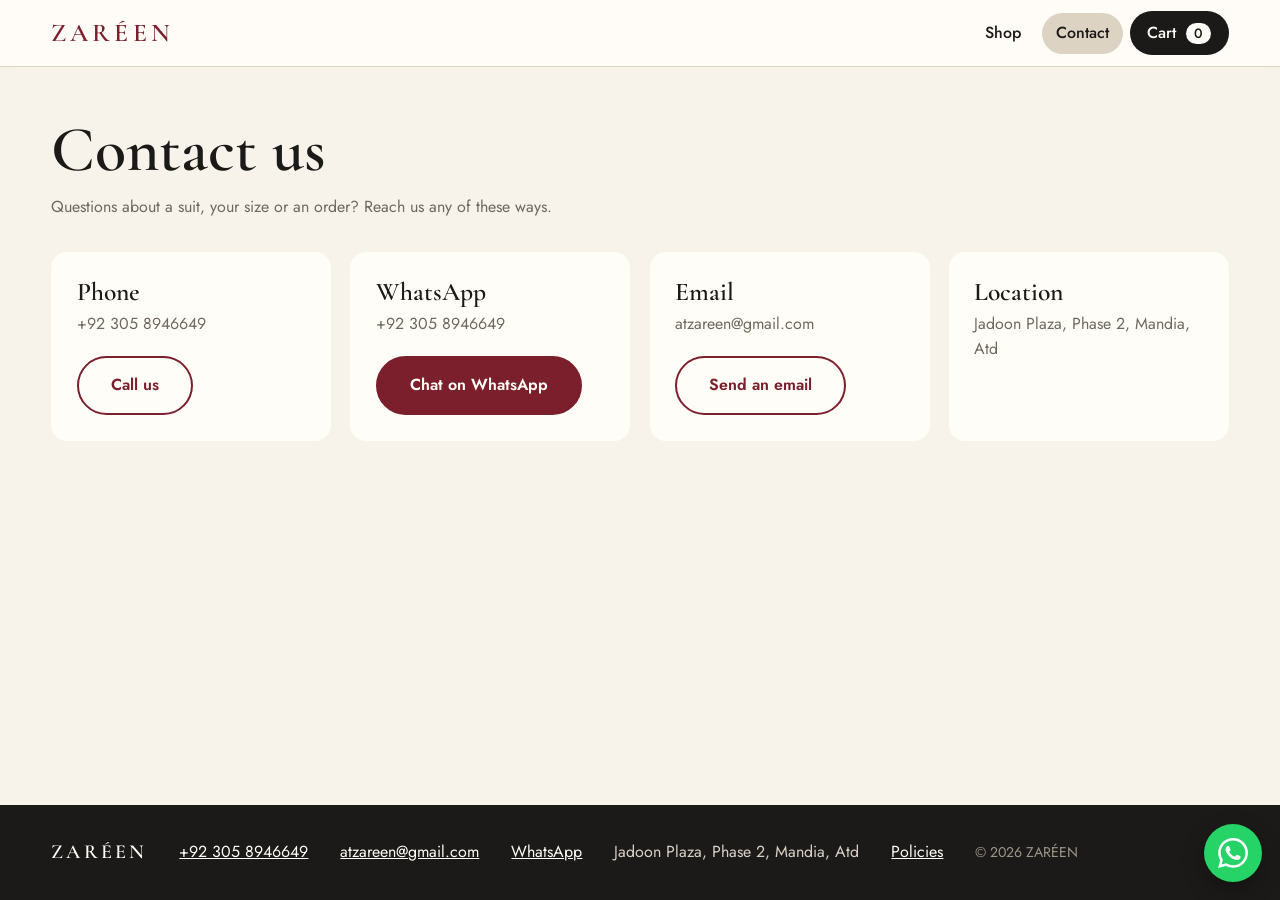
<file: contact.html>
<!DOCTYPE html>
<html lang="en">

<head>
    <link rel="icon" type="image/png" sizes="48x48" href="images/logo.png">
    <meta charset="utf-8">
    <meta name="viewport" content="width=device-width, initial-scale=1">
    <title>Contact — ZARÉEN</title>
    <link rel="preconnect" href="https://script.google.com">
    <link rel="preconnect" href="https://script.googleusercontent.com">
    <link rel="preconnect" href="https://fonts.googleapis.com">
    <link rel="preconnect" href="https://fonts.gstatic.com" crossorigin>
    <!-- fonts load in the background, so the page never waits for Google Fonts -->
    <link rel="preload" as="style" href="https://fonts.googleapis.com/css2?family=Cormorant+Garamond:wght@500;600;700&family=Jost:wght@400;500;600&display=swap" onload="this.onload=null;this.rel='stylesheet'">
    <noscript><link rel="stylesheet" href="https://fonts.googleapis.com/css2?family=Cormorant+Garamond:wght@500;600;700&family=Jost:wght@400;500;600&display=swap"></noscript>
    <link rel="stylesheet" href="css/style.css">
</head>

<body>
    <header class="top">
        <div class="wrap bar">
            <a class="brand" href="index.html" data-shop="NAME">ZARÉEN</a>
            <nav class="nav"><a class="" href="index.html#shop">Shop</a><a class="on" href="contact.html">Contact</a><button class="cart-btn" id="openCart" aria-label="Open cart">Cart <span id="cartCount">0</span></button></nav>
        </div>
    </header>

    <main class="wrap contact">
        <h1>Contact us</h1>
        <p class="lead">Questions about a suit, your size or an order? Reach us any of these ways.</p>
        <div class="cgrid">
            <div class="ccard">
                <h3>Phone</h3>
                <p data-shop="PHONE">+92 305 8946649</p>
                <a class="btn solid outline" data-link="tel" href="tel:+923058946649">Call us</a></div>
            <div class="ccard">
                <h3>WhatsApp</h3>
                <p data-shop="PHONE">+92 305 8946649</p>
                <a class="btn solid" data-link="wa" href="https://wa.me/923058946649" target="_blank" rel="noopener">Chat on WhatsApp</a></div>
            <div class="ccard">
                <h3>Email</h3>
                <p data-shop="EMAIL">atzareen@gmail.com</p>
                <a class="btn solid outline" data-link="mail" href="mailto:atzareen@gmail.com">Send an email</a></div>
            <div class="ccard">
                <h3>Location</h3>
                <p data-shop="ADDRESS">Jadoon Plaza, Phase 2, Mandia, Atd</p>
            </div>
        </div>
    </main>
    <footer>
        <div class="wrap" id="footInfo"><strong class="fb">ZARÉEN</strong></div>
    </footer>

    <!-- Cart drawer -->
    <div class="overlay" id="overlay" hidden></div>
    <aside class="drawer" id="drawer" hidden aria-label="Your cart">
        <div class="d-head">
            <h2>Your cart</h2><button class="close" id="closeCart" aria-label="Close cart">×</button></div>
        <div class="d-body" id="drawerBody"></div>
    </aside>
    <div class="toast" id="toast" role="status"></div>

    <script src="js/config.js"></script>
    <script src="js/common.js"></script>
</body>

</html>
</file>
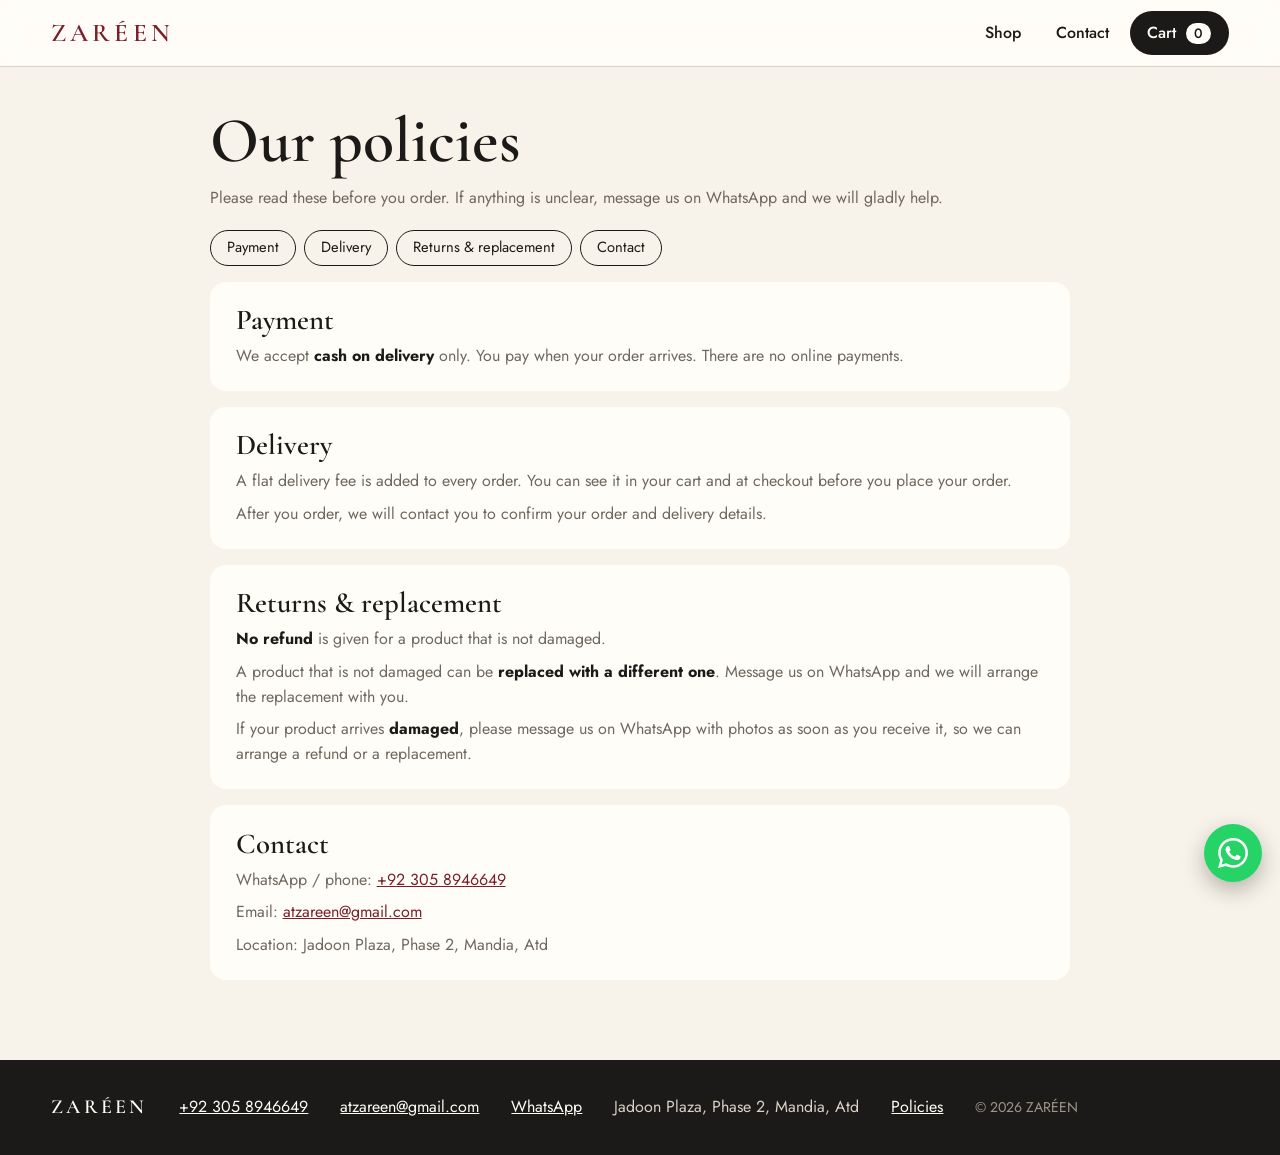
<file: policies.html>
<!DOCTYPE html>
<html lang="en">

<head>
    <meta charset="utf-8">
    <link rel="icon" type="image/png" sizes="48x48" href="images/logo.png">
    <meta name="viewport" content="width=device-width, initial-scale=1">
    <title>Policies — ZARÉEN</title>
    <link rel="preconnect" href="https://script.google.com">
    <link rel="preconnect" href="https://script.googleusercontent.com">
    <link rel="preconnect" href="https://fonts.googleapis.com">
    <link rel="preconnect" href="https://fonts.gstatic.com" crossorigin>
    <!-- fonts load in the background, so the page never waits for Google Fonts -->
    <link rel="preload" as="style" href="https://fonts.googleapis.com/css2?family=Cormorant+Garamond:wght@500;600;700&family=Jost:wght@400;500;600&display=swap" onload="this.onload=null;this.rel='stylesheet'">
    <noscript><link rel="stylesheet" href="https://fonts.googleapis.com/css2?family=Cormorant+Garamond:wght@500;600;700&family=Jost:wght@400;500;600&display=swap"></noscript>
    <link rel="stylesheet" href="css/style.css">
</head>

<body>
    <header class="top">
        <div class="wrap bar">
            <a class="brand" href="index.html" data-shop="NAME">ZARÉEN</a>
            <nav class="nav"><a class="" href="index.html#shop">Shop</a><a class="" href="contact.html">Contact</a><button class="cart-btn" id="openCart" aria-label="Open cart">Cart <span id="cartCount">0</span></button></nav>
        </div>
    </header>

    <main class="wrap policy">
        <h1>Our policies</h1>
        <p class="lead">Please read these before you order. If anything is unclear, message us on WhatsApp and we will gladly help.</p>
        <nav class="pnav" aria-label="Policy sections">
            <a href="#payment">Payment</a><a href="#delivery">Delivery</a><a href="#returns">Returns &amp; replacement</a><a href="#contact">Contact</a>
        </nav>

        <section class="pcard" id="payment">
            <h2>Payment</h2>
            <p>We accept <strong>cash on delivery</strong> only. You pay when your order arrives. There are no online payments.</p>
        </section>

        <section class="pcard" id="delivery">
            <h2>Delivery</h2>
            <p>A flat delivery fee is added to every order. You can see it in your cart and at checkout before you place your order.</p>
            <p>After you order, we will contact you to confirm your order and delivery details.</p>
        </section>

        <section class="pcard" id="returns">
            <h2>Returns &amp; replacement</h2>
            <p><strong>No refund</strong> is given for a product that is not damaged.</p>
            <p>A product that is not damaged can be <strong>replaced with a different one</strong>. Message us on WhatsApp and we will arrange the replacement with you.</p>
            <p>If your product arrives <strong>damaged</strong>, please message us on WhatsApp with photos as soon as you receive it, so we can arrange a refund or a replacement.</p>
        </section>

        <section class="pcard" id="contact">
            <h2>Contact</h2>
            <p>WhatsApp / phone: <a data-link="wa" data-shop="PHONE" href="https://wa.me/923058946649" target="_blank" rel="noopener">+92 305 8946649</a></p>
            <p>Email: <a data-link="mail" data-shop="EMAIL" href="mailto:atzareen@gmail.com">atzareen@gmail.com</a></p>
            <p>Location: <span data-shop="ADDRESS">Jadoon Plaza, Phase 2, Mandia, Atd</span></p>
        </section>
    </main>
    <footer>
        <div class="wrap" id="footInfo"><strong class="fb">ZARÉEN</strong></div>
    </footer>

    <!-- Cart drawer -->
    <div class="overlay" id="overlay" hidden></div>
    <aside class="drawer" id="drawer" hidden aria-label="Your cart">
        <div class="d-head">
            <h2>Your cart</h2><button class="close" id="closeCart" aria-label="Close cart">×</button></div>
        <div class="d-body" id="drawerBody"></div>
    </aside>
    <div class="toast" id="toast" role="status"></div>

    <script src="js/config.js"></script>
    <script src="js/common.js"></script>
</body>

</html>
</file>
<file: css/style.css>
/* ===== ZARÉEN — ivory, ink and maroon, soft rounded shapes ===== */

:root {
    --ivory: #f8f3ea;
    --paper: #fffdf8;
    --ink: #1c1a18;
    --mute: #6f685f;
    --line: #ddd3c3;
    --maroon: #7a1f2b;
    --red: #c40000;
    --r: 16px;
    --serif: 'Cormorant Garamond', 'Georgia', serif;
    --sans: 'Jost', 'Helvetica Neue', Arial, sans-serif;
    --ease: cubic-bezier(.22, .8, .3, 1)
}

* {
    box-sizing: border-box;
    margin: 0;
    padding: 0
}

html {
    scroll-behavior: smooth;
    -webkit-text-size-adjust: 100%
}

body {
    font-family: var(--sans);
    background: var(--ivory);
    color: var(--ink);
    line-height: 1.55
}

img {
    max-width: 100%;
    display: block
}

a {
    color: inherit
}

button {
    font: inherit;
    cursor: pointer
}

:focus-visible {
    outline: 3px solid var(--maroon);
    outline-offset: 3px
}

.wrap {
    width: min(1180px, 92%);
    margin-inline: auto
}

h1,
h2,
h3 {
    font-family: var(--serif);
    font-weight: 600;
    line-height: 1.1
}

@keyframes fadeUp {
    from {
        opacity: 0;
        transform: translateY(22px)
    }
    to {
        opacity: 1;
        transform: none
    }
}

@keyframes pop {
    0% {
        transform: scale(1)
    }
    40% {
        transform: scale(1.5)
    }
    100% {
        transform: scale(1)
    }
}


/* header */

.top {
    position: sticky;
    top: 0;
    z-index: 20;
    background: rgba(255, 253, 248, .92);
    backdrop-filter: blur(8px);
    border-bottom: 1px solid var(--line)
}

.bar {
    display: flex;
    justify-content: space-between;
    align-items: center;
    flex-wrap: wrap;
    padding: .7rem 0;
    gap: .4rem 1rem
}

.brand {
    font-family: var(--serif);
    font-size: 1.8rem;
    font-weight: 700;
    color: var(--maroon);
    text-decoration: none
}

.nav {
    display: flex;
    align-items: center;
    gap: .4rem
}

.nav a {
    text-decoration: none;
    padding: .5rem .9rem;
    border-radius: 99px;
    font-weight: 500;
    transition: background .25s
}

.nav a:hover,
.nav a.on {
    background: var(--line)
}

.cart-btn {
    background: var(--ink);
    color: var(--paper);
    border: 0;
    padding: .6rem 1.1rem;
    border-radius: 99px;
    font-weight: 500;
    transition: transform .2s var(--ease), background .25s
}

.cart-btn:hover {
    background: var(--maroon);
    transform: translateY(-2px)
}

.cart-btn span {
    display: inline-block;
    background: var(--paper);
    color: var(--ink);
    border-radius: 99px;
    padding: 0 .5rem;
    margin-left: .3rem;
    font-size: .85rem
}

.cart-btn span.pop {
    animation: pop .45s var(--ease)
}


/* buttons */

.btn {
    display: inline-block;
    background: var(--paper);
    color: var(--maroon);
    padding: .95rem 2rem;
    font-weight: 600;
    text-decoration: none;
    border: 2px solid var(--paper);
    border-radius: 99px;
    transition: transform .2s var(--ease), box-shadow .25s, background .25s, color .25s
}

.btn:hover {
    transform: translateY(-3px);
    box-shadow: 0 10px 22px rgba(0, 0, 0, .2)
}

.btn:active {
    transform: scale(.97)
}

.btn.solid {
    background: var(--maroon);
    color: var(--paper);
    border-color: var(--maroon);
    width: 100%;
    text-align: center
}

.ccard .btn.solid {
    width: auto
}

.btn.solid:hover {
    background: #611722;
    border-color: #611722
}

.btn.outline {
    background: transparent;
    color: var(--maroon);
    border-color: var(--maroon);
    width: auto
}

.btn.outline:hover {
    background: var(--maroon);
    color: var(--paper)
}

.btn:disabled {
    opacity: .5;
    cursor: not-allowed;
    transform: none;
    box-shadow: none
}


/* hero with sliding photos */

.hero {
    position: relative;
    overflow: hidden;
    background: var(--maroon);
    color: var(--paper);
    padding: clamp(4.5rem, 13vw, 9rem) 0;
    text-align: center
}

.hero-slides {
    position: absolute;
    inset: 0;
    z-index: 0
}

.hero-slides div {
    position: absolute;
    inset: 0;
    background-image: var(--d);
    background-size: cover;
    background-position: center;
    opacity: 0;
    transform: scale(1.06);
    transition: opacity 1.4s ease, transform 6s ease-out
}

.hero-slides .m {
    display: none
}

.hero-slides div.on {
    opacity: 1;
    transform: scale(1)
}

.hero::before {
    content: "";
    position: absolute;
    inset: 0;
    z-index: 1
}

.hero .wrap {
    position: relative;
    z-index: 2;
    width: fit-content;
    max-width: 92%;
    padding: 2.4rem 3.5rem
}

.hero .wrap::before {
    content: "";
    position: absolute;
    inset: -2.5rem -4.5rem;
    z-index: -1;
    background: radial-gradient(ellipse at center, rgba(0, 0, 0, .6) 0%, rgba(0, 0, 0, .45) 45%, rgba(0, 0, 0, 0) 75%);
    -webkit-backdrop-filter: blur(6px);
    backdrop-filter: blur(6px);
    -webkit-mask-image: radial-gradient(ellipse at center, #000 35%, transparent 72%);
    mask-image: radial-gradient(ellipse at center, #000 35%, transparent 72%);
    pointer-events: none
}

.hero h1 {
    font-size: clamp(3rem, 10vw, 6rem);
    animation: fadeUp .9s var(--ease) both
}

.hero p {
    margin: .8rem 0 1.8rem;
    font-size: 1.15rem;
    color: #f2e3d6;
    animation: fadeUp .9s .15s var(--ease) both
}

.hero .btn {
    animation: fadeUp .9s .3s var(--ease) both
}


/* shop */

.tools {
    padding: 2rem 0 1rem;
    display: grid;
    gap: 1rem
}

#search {
    width: 100%;
    padding: .9rem 1.2rem;
    font: inherit;
    border: 2px solid var(--line);
    background: var(--paper);
    border-radius: 99px;
    transition: border-color .2s, box-shadow .2s
}

#search:focus {
    border-color: var(--maroon);
    outline: none;
    box-shadow: 0 0 0 4px rgba(122, 31, 43, .12)
}

.chips {
    display: flex;
    gap: .5rem;
    overflow-x: auto;
    padding: .2rem 0 .4rem
}

.chip {
    white-space: nowrap;
    border: 1.5px solid var(--ink);
    background: transparent;
    padding: .45rem 1.1rem;
    border-radius: 99px;
    transition: background .2s, color .2s, transform .2s var(--ease)
}

.chip:hover {
    transform: translateY(-2px)
}

.chip.on {
    background: var(--ink);
    color: var(--paper)
}

.status {
    padding: 1rem 0;
    color: var(--mute)
}

.status:empty {
    display: none
}

.grid {
    display: grid;
    grid-template-columns: repeat(auto-fill, minmax(220px, 1fr));
    gap: 1.4rem;
    padding-bottom: 3rem
}

.card {
    display: block;
    background: var(--paper);
    border-radius: var(--r);
    overflow: hidden;
    text-decoration: none;
    color: inherit;
    animation: fadeUp .6s var(--ease) both;
    animation-delay: calc(min(var(--i, 0), 10)*55ms);
    transition: transform .3s var(--ease), box-shadow .3s
}

.card:hover {
    transform: translateY(-6px);
    box-shadow: 0 14px 30px rgba(28, 26, 24, .14)
}

.card .ph {
    position: relative;
    aspect-ratio: 3/4;
    background: var(--line);
    overflow: hidden
}

.card .ph img {
    width: 100%;
    height: 100%;
    object-fit: cover;
    transition: transform .6s var(--ease)
}

.card:hover .ph img {
    transform: scale(1.06)
}

.card .info {
    padding: .8rem 1rem 1.1rem
}

.card h3 {
    font-size: 1.35rem
}

.price {
    font-weight: 600;
    display: flex;
    flex-wrap: wrap;
    align-items: baseline;
    gap: 0 .5rem
}

.price s {
    color: var(--mute);
    font-weight: 400;
    white-space: nowrap
}

.tag {
    position: absolute;
    top: .7rem;
    left: .7rem;
    background: var(--ink);
    color: var(--paper);
    padding: .15rem .8rem;
    font-size: .8rem;
    border-radius: 99px
}


/* product page */

.back {
    display: inline-block;
    margin: 1.5rem 0 0;
    color: var(--mute);
    text-decoration: none;
    transition: color .2s, transform .2s
}

.back:hover {
    color: var(--maroon);
    transform: translateX(-4px)
}

.pwrap {
    display: grid;
    grid-template-columns: 1fr 1fr;
    gap: 2.5rem;
    padding: 1.5rem 0 3rem;
    align-items: start;
    animation: fadeUp .6s var(--ease) both
}

.gal {
    position: sticky;
    top: 5rem
}

.gal .main {
    aspect-ratio: 3/4;
    background: var(--line);
    border-radius: var(--r);
    overflow: hidden
}

.gal .main img {
    width: 100%;
    height: 100%;
    object-fit: cover;
    animation: fadeUp .4s ease both
}

.thumbs {
    display: flex;
    gap: .6rem;
    margin-top: .7rem;
    overflow-x: auto;
    padding-bottom: .3rem
}

.thumbs button {
    flex: none;
    width: 70px;
    height: 88px;
    padding: 0;
    border: 2px solid transparent;
    background: var(--line);
    border-radius: 12px;
    overflow: hidden;
    transition: transform .2s var(--ease), border-color .2s
}

.thumbs button:hover {
    transform: translateY(-3px)
}

.thumbs button.on {
    border-color: var(--maroon)
}

.thumbs img {
    width: 100%;
    height: 100%;
    object-fit: cover
}

.det .cat {
    display: inline-block;
    background: var(--line);
    padding: .15rem .8rem;
    border-radius: 99px;
    font-size: .85rem;
    margin-bottom: .6rem
}

.det h1 {
    font-size: clamp(2rem, 4vw, 3rem);
    margin-bottom: .4rem
}

.price.big {
    font-size: 1.4rem
}

.det .desc {
    color: var(--mute);
    margin: 1rem 0;
    white-space: pre-line
}

.det .more {
    display: none
}

.det h4 {
    margin: 1.1rem 0 .5rem;
    font-size: .85rem;
    text-transform: uppercase;
    letter-spacing: .08em
}

.opts {
    display: flex;
    gap: .5rem;
    flex-wrap: wrap
}

.opt {
    min-width: 50px;
    min-height: 46px;
    padding: .4rem 1rem;
    border: 1.5px solid var(--ink);
    background: transparent;
    border-radius: 12px;
    transition: background .2s, color .2s, transform .2s var(--ease)
}

.opt:hover {
    transform: translateY(-2px)
}

.opt.on {
    background: var(--ink);
    color: var(--paper)
}

.qty {
    display: flex;
    align-items: center;
    gap: .8rem
}

.qty button {
    width: 44px;
    height: 44px;
    border: 1.5px solid var(--ink);
    background: transparent;
    font-size: 1.3rem;
    border-radius: 50%;
    transition: background .2s, color .2s
}

.qty button:hover {
    background: var(--ink);
    color: var(--paper)
}

.addrow {
    margin-top: 1.4rem
}

.related {
    padding: 1rem 0 4rem;
    border-top: 1px solid var(--line)
}

.related h2 {
    font-size: 2.2rem;
    margin: 2rem 0 1.2rem
}


/* contact page */

.contact {
    padding: 3rem 0 4rem
}

.contact h1 {
    font-size: clamp(2.4rem, 6vw, 4rem)
}

.contact .lead {
    color: var(--mute);
    margin: .6rem 0 2rem
}

.cgrid {
    display: grid;
    grid-template-columns: repeat(auto-fit, minmax(260px, 1fr));
    gap: 1.2rem
}

.ccard {
    background: var(--paper);
    border-radius: var(--r);
    padding: 1.6rem;
    display: flex;
    flex-direction: column;
    gap: .4rem;
    animation: fadeUp .6s var(--ease) both;
    transition: transform .3s var(--ease), box-shadow .3s
}

.ccard:hover {
    transform: translateY(-5px);
    box-shadow: 0 14px 30px rgba(28, 26, 24, .12)
}

.ccard:nth-child(2) {
    animation-delay: .1s
}

.ccard:nth-child(3) {
    animation-delay: .2s
}

.ccard h3 {
    font-size: 1.6rem
}

.ccard p {
    color: var(--mute);
    word-break: break-word
}

.ccard .btn {
    margin-top: .8rem;
    align-self: flex-start
}

footer {
    background: var(--ink);
    color: #d9d1c5;
    padding: 2rem 0
}

footer .wrap {
    display: flex;
    flex-wrap: wrap;
    gap: 1rem 2rem;
    align-items: center
}

footer a {
    color: var(--paper)
}


/* cart drawer */

.overlay {
    position: fixed;
    inset: 0;
    background: rgba(0, 0, 0, .55);
    z-index: 30;
    animation: fadeIn .25s
}

@keyframes fadeIn {
    from {
        opacity: 0
    }
    to {
        opacity: 1
    }
}

@keyframes slideIn {
    from {
        transform: translateX(100%)
    }
    to {
        transform: none
    }
}

.close {
    background: none;
    border: 0;
    font-size: 2rem;
    line-height: 1
}

.drawer {
    position: fixed;
    z-index: 50;
    top: 0;
    right: 0;
    bottom: 0;
    width: min(440px, 100%);
    background: var(--paper);
    overflow: auto;
    box-shadow: -8px 0 30px rgba(0, 0, 0, .25);
    animation: slideIn .35s var(--ease)
}

.d-head {
    display: flex;
    justify-content: space-between;
    align-items: center;
    padding: 1rem 1.2rem;
    border-bottom: 1px solid var(--line);
    position: sticky;
    top: 0;
    background: var(--paper);
    z-index: 3
}

.d-body {
    padding: 1.2rem
}

.line {
    display: grid;
    grid-template-columns: 64px 1fr auto;
    gap: .8rem;
    padding: .8rem 0;
    border-bottom: 1px solid var(--line)
}

.line img {
    width: 64px;
    height: 80px;
    object-fit: cover;
    background: var(--line);
    border-radius: 10px
}

.line small {
    color: var(--mute);
    display: block
}

.line .qty button {
    width: 34px;
    height: 34px;
    font-size: 1.1rem
}

.line .rm {
    background: none;
    border: 0;
    color: var(--maroon);
    text-decoration: underline;
    font-size: .85rem
}

.sum {
    padding: 1rem 0
}

.sum div {
    display: flex;
    justify-content: space-between;
    padding: .2rem 0
}

.sum .tot {
    font-weight: 700;
    font-size: 1.2rem;
    border-top: 2px solid var(--ink);
    margin-top: .4rem;
    padding-top: .6rem
}

.f {
    margin-bottom: .9rem
}

.f label {
    display: block;
    font-size: .9rem;
    font-weight: 500;
    margin-bottom: .2rem
}

.f input,
.f textarea {
    width: 100%;
    padding: .75rem 1rem;
    font: inherit;
    border: 2px solid var(--line);
    background: #fff;
    min-height: 46px;
    border-radius: 12px;
    transition: border-color .2s, box-shadow .2s
}

.f input:focus,
.f textarea:focus {
    border-color: var(--maroon);
    outline: none;
    box-shadow: 0 0 0 4px rgba(122, 31, 43, .12)
}

.f .bad,
.f .bad:focus {
    border-color: var(--red);
    background: #fff1f1
}

.err {
    display: block;
    color: var(--red);
    font-size: .85rem;
    font-weight: 600;
    min-height: 1.1em
}

.err:not(:empty)::before {
    content: "\26A0\FE0F  "
}

.note {
    color: var(--mute);
    font-size: .9rem;
    margin: .6rem 0
}

.banner {
    border: 2px solid var(--red);
    background: #fff1f1;
    color: #8a0000;
    padding: .8rem 1rem;
    margin-bottom: 1rem;
    font-weight: 500;
    border-radius: 12px
}

.ok {
    border: 2px solid var(--maroon);
    padding: 1.4rem;
    border-radius: var(--r)
}

.ok h3 {
    font-size: 1.8rem;
    margin-bottom: .4rem
}

.toast {
    position: fixed;
    left: 50%;
    bottom: 1.5rem;
    transform: translate(-50%, 30px);
    opacity: 0;
    visibility: hidden;
    pointer-events: none;
    background: var(--ink);
    color: var(--paper);
    padding: .8rem 1.5rem;
    border-radius: 99px;
    z-index: 60;
    transition: transform .35s var(--ease), opacity .3s, visibility .3s
}

.toast.show {
    transform: translate(-50%, 0);
    opacity: 1;
    visibility: visible
}

[hidden] {
    display: none!important
}


/* touch screens: no "stuck" hover effects */

@media(hover:none) {
    .card:hover,
    .ccard:hover,
    .btn:hover,
    .cart-btn:hover,
    .chip:hover,
    .opt:hover,
    .thumbs button:hover {
        transform: none;
        box-shadow: none
    }
    .card:hover .ph img {
        transform: none
    }
    .cart-btn:hover {
        background: var(--ink)
    }
}


/* tablets and phones */

@media(max-width:760px) {
    .pwrap {
        grid-template-columns: 1fr;
        gap: 1.2rem;
        padding-top: 1rem
    }
    .gal {
        position: static
    }
    .grid {
        grid-template-columns: repeat(2, 1fr);
        gap: .8rem
    }
    .card .info {
        padding: .6rem .75rem .9rem
    }
    .card h3 {
        font-size: 1.1rem
    }
    .brand {
        font-size: 1.45rem
    }
    .nav a {
        padding: .5rem .7rem;
        font-size: .95rem;
        min-height: 40px;
        display: inline-flex;
        align-items: center
    }
    .chip {
        min-height: 40px
    }
    .related h2 {
        font-size: 1.8rem;
        margin: 1.5rem 0 1rem
    }
    .contact {
        padding: 2rem 0 3rem
    }
    .line .qty button {
        width: 38px;
        height: 38px
    }
    .line .rm {
        padding: .4rem 0
    }
    footer .wrap {
        flex-direction: column;
        align-items: flex-start;
        gap: .6rem
    }
    .drawer {
        width: 100%
    }
    .toast {
        max-width: 90vw;
        text-align: center
    }
}


/* small phones */

@media(max-width:420px) {
    .brand {
        font-size: 1.2rem
    }
    .nav {
        gap: 0
    }
    .nav a {
        padding: .4rem .5rem;
        font-size: .9rem
    }
    .cart-btn {
        padding: .45rem .75rem;
        font-size: .9rem
    }
    .cart-btn span {
        margin-left: .2rem
    }
    .hero {
        padding: 3.5rem 0 4rem
    }
    .card h3 {
        font-size: 1.02rem
    }
    .price {
        font-size: .95rem
    }
    .det .desc {
        font-size: .95rem
    }
    .ccard {
        padding: 1.3rem
    }
}

@media(prefers-reduced-motion:reduce) {
    *,
    *::before,
    *::after {
        animation: none!important;
        transition: none!important
    }
    html {
        scroll-behavior: auto
    }
}


/* very small phones (320px wide) */

@media(max-width:340px) {
    .brand {
        font-size: 1.05rem
    }
    .nav a {
        padding: .4rem .35rem;
        font-size: .85rem
    }
    .cart-btn {
        padding: .4rem .6rem;
        font-size: .85rem
    }
    .grid {
        gap: .6rem
    }
}


/* loading placeholders */

.skel {
    aspect-ratio: 3/4.6;
    border-radius: var(--r);
    background: linear-gradient(100deg, #eee6d8 30%, #f7f1e6 50%, #eee6d8 70%);
    background-size: 200% 100%;
    animation: shimmer 1.2s infinite linear
}

@keyframes shimmer {
    to {
        background-position: -200% 0
    }
}

@media(max-width:760px) {
    .hero .wrap {
        padding: 1.6rem 1.2rem
    }
    .hero .wrap::before {
        inset: -1.5rem -1.5rem
    }
}

/* =====================================================================
   MOBILE REFINEMENTS (phones & small tablets only; desktop is untouched)
   Smaller text, compact box-style product cards, smooth vertical scroll.
   ===================================================================== */

@media(max-width:760px) {

    /* ---- smooth, vertical-only scrolling ---- */
    html {
        overflow-x: hidden;               /* page can never wobble sideways */
        overscroll-behavior-x: none;      /* no sideways swipe/bounce */
        scroll-padding-top: 4.2rem;       /* "Shop now" lands below the sticky header */
        -webkit-tap-highlight-color: transparent
    }
    body {
        font-size: 15px;
        line-height: 1.5;
        max-width: 100%
    }
    .drawer {
        overscroll-behavior: contain;     /* scrolling the cart doesn't scroll the page behind it */
        -webkit-overflow-scrolling: touch
    }
    /* category chips: ONE row that swipes sideways inside its own strip (the page itself never moves sideways) */
    .chips {
        position: relative;               /* lets the script centre the chosen chip */
        flex-wrap: nowrap;
        overflow-x: auto;
        overflow-y: hidden;
        gap: .45rem;
        margin-inline: -4vw;              /* strip runs edge to edge, so the next chip peeks in as a hint */
        padding: .2rem 4vw .5rem;
        scroll-padding-inline: 4vw;
        scroll-snap-type: x proximity;
        overscroll-behavior-x: contain;
        -webkit-overflow-scrolling: touch;
        scrollbar-width: none
    }
    .chips::-webkit-scrollbar {
        display: none
    }
    .chip {
        flex: 0 0 auto;
        scroll-snap-align: start;
        min-height: 36px;
        padding: .3rem .95rem;
        font-size: .88rem
    }

    /* ---- hero photo: phones use the tall mobile picture ---- */
    .hero-slides .d {
        display: none
    }
    .hero-slides .m {
        display: block;
        background-image: var(--m)
    }

    /* ---- header ---- */
    .bar {
        padding: .5rem 0;
        flex-wrap: nowrap
    }
    .brand {
        font-size: 1.3rem
    }
    .nav a {
        font-size: .88rem;
        padding: .4rem .6rem;
        min-height: 36px
    }
    .cart-btn {
        font-size: .88rem;
        padding: .45rem .85rem
    }
    .cart-btn span {
        font-size: .78rem
    }

    /* ---- hero ---- */
    .hero {
        padding: 3.2rem 0 3.6rem
    }
    .hero h1 {
        font-size: clamp(2.1rem, 9vw, 2.8rem)
    }
    .hero p {
        font-size: .95rem;
        margin: .5rem 0 1.2rem
    }
    .btn {
        padding: .7rem 1.5rem;
        font-size: .92rem
    }

    /* ---- search ---- */
    .tools {
        padding: 1.2rem 0 .6rem;
        gap: .7rem
    }
    #search {
        padding: .65rem 1rem;
        font-size: 16px                   /* 16px stops iPhones zooming in when you tap the box */
    }

    /* ---- product cards: compact "box" tiles ---- */
    .grid {
        grid-template-columns: repeat(2, 1fr);
        gap: .6rem;
        padding-bottom: 2rem
    }
    .card {
        border-radius: 12px
    }
    .card .ph {
        aspect-ratio: 1/1                 /* square box instead of tall 3:4 */
    }
    .card .info {
        padding: .5rem .6rem .65rem
    }
    .card h3 {
        font-size: .95rem;
        line-height: 1.2;
        display: -webkit-box;             /* long names stay on max 2 lines */
        -webkit-line-clamp: 2;
        -webkit-box-orient: vertical;
        overflow: hidden
    }
    .price {
        font-size: .85rem
    }
    .tag {
        top: .4rem;
        left: .4rem;
        font-size: .68rem;
        padding: .1rem .55rem
    }
    .skel {
        aspect-ratio: 1/1.35              /* loading placeholders match the new card size */
    }
    .status {
        font-size: .9rem;
        padding: .6rem 0
    }

    /* ---- product page ---- */
    .back {
        margin-top: 1rem;
        font-size: .9rem
    }
    .pwrap {
        gap: 1rem;
        padding: .8rem 0 2rem
    }
    .gal .main {
        aspect-ratio: 1/1;
        border-radius: 12px
    }
    .thumbs {
        gap: .45rem
    }
    .thumbs button {
        width: 56px;
        height: 56px;
        border-radius: 9px
    }
    .det h1 {
        font-size: 1.7rem
    }
    .det .cat {
        font-size: .75rem
    }
    .price.big {
        font-size: 1.15rem
    }
    .det .desc {
        font-size: .9rem;
        margin: .7rem 0
    }
    .det .desc.clamp {                    /* shrunk description: 3 lines, so the colour & size options sit higher */
        display: -webkit-box;
        -webkit-line-clamp: 3;
        -webkit-box-orient: vertical;
        overflow: hidden;
        margin-bottom: .2rem
    }
    .det .desc.clamp.open {               /* after tapping Read more: show everything */
        display: block;
        overflow: visible;
        -webkit-line-clamp: unset;
        margin-bottom: .2rem
    }
    .det .more {
        display: inline-block;
        background: none;
        border: 0;
        padding: .35rem 0;
        font: inherit;
        font-size: .88rem;
        font-weight: 600;
        color: var(--maroon);
        text-decoration: underline;
        cursor: pointer;
        min-height: 36px
    }
    .det h4 {
        font-size: .75rem;
        margin: .9rem 0 .4rem
    }
    .opt {
        min-width: 44px;
        min-height: 40px;
        padding: .3rem .8rem;
        font-size: .9rem
    }
    .qty button {
        width: 40px;
        height: 40px
    }
    .addrow {
        margin-top: 1.1rem
    }
    .related {
        padding-bottom: 2.5rem
    }
    .related h2 {
        font-size: 1.45rem;
        margin: 1.3rem 0 .8rem
    }

    /* ---- contact page ---- */
    .contact {
        padding: 1.6rem 0 2.5rem
    }
    .contact h1 {
        font-size: 2rem
    }
    .contact .lead {
        font-size: .92rem;
        margin: .4rem 0 1.3rem
    }
    .cgrid {
        gap: .8rem
    }
    .ccard {
        padding: 1.1rem
    }
    .ccard h3 {
        font-size: 1.25rem
    }
    .ccard p {
        font-size: .92rem
    }

    /* ---- cart drawer & checkout ---- */
    .d-head {
        padding: .7rem 1rem
    }
    .d-head h2 {
        font-size: 1.35rem
    }
    .d-body {
        padding: 1rem
    }
    .line {
        grid-template-columns: 56px 1fr auto;
        gap: .6rem;
        font-size: .9rem
    }
    .line img {
        width: 56px;
        height: 70px
    }
    .line .qty button {
        width: 32px;
        height: 32px;
        font-size: 1rem
    }
    .sum .tot {
        font-size: 1.05rem
    }
    .note {
        font-size: .82rem
    }
    .f label {
        font-size: .82rem
    }
    .f input,
    .f textarea {
        font-size: 16px;                  /* prevents iPhone auto-zoom while typing the order */
        padding: .6rem .85rem;
        min-height: 42px
    }
    .ok h3 {
        font-size: 1.5rem
    }

    /* ---- footer & toast ---- */
    footer {
        padding: 1.4rem 0;
        font-size: .88rem
    }
    .toast {
        font-size: .88rem;
        padding: .65rem 1.2rem
    }
}

/* very small phones */
@media(max-width:340px) {
    .card h3 {
        font-size: .88rem
    }
    .hero h1 {
        font-size: 1.9rem
    }
}


/* =====================================================================
   ZARÉEN additions: wordmark, WhatsApp button, Add to cart, zoom viewer,
   size guide, sort & filters, checkout page, policies page
   ===================================================================== */

/* ---- wordmark: minimal luxury lettering ---- */
.brand {
    font-size: 1.6rem;
    font-weight: 600;
    letter-spacing: .16em;
    text-transform: uppercase
}

.hero h1 {
    font-weight: 600;
    letter-spacing: .14em;
    margin-right: -.14em;
    text-transform: uppercase
}

footer .fb {
    font-family: var(--serif);
    font-size: 1.25rem;
    font-weight: 600;
    letter-spacing: .16em;
    text-transform: uppercase;
    color: var(--paper)
}

footer .fc {
    color: #9d9588;
    font-size: .88rem
}

.sr {
    position: absolute;
    width: 1px;
    height: 1px;
    overflow: hidden;
    clip: rect(0 0 0 0);
    white-space: nowrap
}

.linkbtn {
    background: none;
    border: 0;
    padding: .3rem 0;
    font: inherit;
    font-size: .9rem;
    color: var(--maroon);
    text-decoration: underline;
    cursor: pointer
}

.note a,
.polnote a {
    color: var(--maroon)
}


/* ---- floating WhatsApp button (every page) ---- */
.wa-float {
    position: fixed;
    right: 1.1rem;
    bottom: 1.1rem;
    bottom: calc(1.1rem + env(safe-area-inset-bottom, 0px));
    z-index: 25;
    width: 58px;
    height: 58px;
    border-radius: 50%;
    background: #25d366;
    color: #fff;
    display: grid;
    place-items: center;
    box-shadow: 0 8px 22px rgba(0, 0, 0, .28);
    transition: transform .25s var(--ease), box-shadow .25s
}

.wa-float:hover {
    transform: scale(1.08);
    box-shadow: 0 12px 28px rgba(0, 0, 0, .32)
}

.wa-float svg {
    width: 30px;
    height: 30px;
    fill: currentColor
}

.page-checkout .wa-float {
    display: none
}


/* ---- sort + filters ---- */
.sortbar {
    display: flex;
    align-items: center;
    flex-wrap: wrap;
    gap: .6rem
}

.sortbar select {
    font: inherit;
    padding: .5rem 2.3rem .5rem 1.1rem;
    border: 1.5px solid var(--ink);
    border-radius: 99px;
    background: transparent url("data:image/svg+xml,%3Csvg xmlns='http://www.w3.org/2000/svg' viewBox='0 0 10 6'%3E%3Cpath d='M1 1l4 4 4-4' fill='none' stroke='%231c1a18' stroke-width='1.6'/%3E%3C/svg%3E") no-repeat right .95rem center / .65rem;
    -webkit-appearance: none;
    appearance: none;
    color: var(--ink);
    cursor: pointer
}

.sortbar .count {
    margin-left: auto;
    color: var(--mute);
    font-size: .9rem
}

.filters {
    display: flex;
    flex-wrap: wrap;
    align-items: flex-end;
    gap: .8rem 1.4rem;
    background: var(--paper);
    border: 1px solid var(--line);
    border-radius: var(--r);
    padding: 1rem 1.2rem
}

.filters label {
    display: grid;
    gap: .25rem;
    font-size: .85rem;
    font-weight: 500
}

.filters input[type=number] {
    width: 8rem;
    padding: .55rem .8rem;
    font: inherit;
    border: 2px solid var(--line);
    border-radius: 10px;
    background: #fff
}

.filters input[type=number]:focus {
    border-color: var(--maroon);
    outline: none;
    box-shadow: 0 0 0 4px rgba(122, 31, 43, .12)
}

.filters .chk {
    display: flex;
    align-items: center;
    gap: .5rem;
    min-height: 42px;
    font-size: .95rem
}

.filters .chk input {
    width: 18px;
    height: 18px;
    accent-color: var(--maroon)
}


/* ---- product page: tap-to-zoom photo, size guide link, Add to cart ---- */
.gal .main {
    position: relative;
    cursor: zoom-in
}

.gal .main::after {
    content: "Tap to zoom";
    position: absolute;
    right: .7rem;
    bottom: .7rem;
    background: rgba(28, 26, 24, .72);
    color: var(--paper);
    font-size: .78rem;
    padding: .2rem .7rem;
    border-radius: 99px;
    pointer-events: none
}

.ghead {
    display: flex;
    justify-content: space-between;
    align-items: baseline;
    gap: 1rem
}

.btn.add {
    display: flex;
    align-items: center;
    justify-content: center;
    gap: .6rem;
    letter-spacing: .14em;
    text-transform: uppercase;
    font-size: .95rem;
    padding: 1rem 1.6rem
}

.btn.add .ic {
    display: inline-flex
}

.btn.add svg {
    width: 20px;
    height: 20px;
    fill: none;
    stroke: currentColor;
    stroke-width: 1.8;
    stroke-linecap: round;
    stroke-linejoin: round
}

.btn.add.done,
.btn.add.done:hover {
    background: #2f6b3f;
    border-color: #2f6b3f
}

.polnote {
    font-size: .85rem;
    color: var(--mute);
    margin-top: .8rem
}

.sticky {
    display: none
}


/* ---- popup window (size guide) ---- */
.mdl-back {
    position: fixed;
    inset: 0;
    z-index: 70;
    background: rgba(0, 0, 0, .55);
    display: grid;
    place-items: center;
    padding: 1rem;
    animation: fadeIn .2s
}

.mdl {
    background: var(--paper);
    border-radius: var(--r);
    width: min(560px, 100%);
    max-height: 88vh;
    overflow: auto;
    box-shadow: 0 20px 60px rgba(0, 0, 0, .35);
    animation: fadeUp .3s var(--ease)
}

.mdl-head {
    display: flex;
    justify-content: space-between;
    align-items: center;
    padding: .9rem 1.2rem;
    border-bottom: 1px solid var(--line);
    position: sticky;
    top: 0;
    background: var(--paper)
}

.mdl-head h3 {
    font-size: 1.6rem
}

.mdl-x {
    background: none;
    border: 0;
    font-size: 2rem;
    line-height: 1;
    width: 44px;
    height: 44px
}

.mdl-body {
    padding: 1.2rem
}

.tbl {
    overflow-x: auto
}

.tbl table {
    width: 100%;
    border-collapse: collapse;
    text-align: center
}

.tbl th,
.tbl td {
    padding: .7rem .8rem;
    border-bottom: 1px solid var(--line)
}

.tbl thead th {
    background: var(--line);
    font-size: .85rem;
    text-transform: uppercase;
    letter-spacing: .06em
}

.tbl tbody th {
    font-weight: 600
}

.sg-img {
    width: 100%;
    border-radius: 12px;
    cursor: zoom-in
}


/* ---- tap-to-zoom photo viewer ---- */
.zoom {
    position: fixed;
    inset: 0;
    z-index: 80;
    background: rgba(10, 9, 8, .95);
    animation: fadeIn .2s
}

.zoom .zv {
    position: absolute;
    inset: 0;
    overflow: auto;
    display: flex;
    -webkit-overflow-scrolling: touch
}

.zoom .zv img {
    flex: none;
    margin: auto;
    max-width: 100%;
    max-height: 100%;
    object-fit: contain;
    cursor: zoom-in;
    user-select: none;
    -webkit-user-drag: none
}

.zoom .zv.zoomed img,
.zoom .zv img.z {
    width: 220%;
    height: auto;
    max-width: none;
    max-height: none;
    cursor: zoom-out
}

.zoom .zclose,
.zoom .zn {
    position: absolute;
    z-index: 2;
    width: 46px;
    height: 46px;
    border: 0;
    border-radius: 50%;
    background: rgba(255, 255, 255, .16);
    color: #fff;
    font-size: 1.9rem;
    line-height: 1;
    display: grid;
    place-items: center;
    backdrop-filter: blur(4px)
}

.zoom .zclose {
    top: .8rem;
    top: max(.8rem, env(safe-area-inset-top, 0px));
    right: .8rem
}

.zoom .zn {
    top: 50%;
    transform: translateY(-50%)
}

.zoom .zp {
    left: .8rem
}

.zoom .zq {
    right: .8rem
}

.zoom .zc {
    position: absolute;
    z-index: 2;
    left: 50%;
    transform: translateX(-50%);
    bottom: 1rem;
    bottom: max(1rem, env(safe-area-inset-bottom, 0px));
    background: rgba(255, 255, 255, .16);
    color: #fff;
    padding: .2rem .9rem;
    border-radius: 99px;
    font-size: .85rem
}


/* ---- checkout page ---- */
.checkout {
    padding-bottom: 4rem
}

.checkout h1 {
    font-size: clamp(2.2rem, 5vw, 3.2rem);
    margin: .6rem 0 1rem
}

.cogrid {
    display: grid;
    grid-template-columns: 1.25fr 1fr;
    gap: 2rem;
    align-items: start
}

.cofm,
.cosum,
.empty {
    background: var(--paper);
    border-radius: var(--r);
    padding: 1.6rem
}

.cofm h2,
.cosum h2,
.empty h2 {
    font-size: 1.7rem;
    margin-bottom: 1rem
}

.cosum {
    position: sticky;
    top: 5rem
}

.cs-line {
    display: grid;
    grid-template-columns: 56px 1fr auto;
    gap: .8rem;
    align-items: center;
    padding: .6rem 0;
    border-bottom: 1px solid var(--line)
}

.cs-line img {
    width: 56px;
    height: 70px;
    object-fit: cover;
    background: var(--line);
    border-radius: 10px
}

.cs-line small {
    display: block;
    color: var(--mute)
}

.empty {
    max-width: 520px
}

.empty .btn {
    margin-top: 1rem
}

.checkout .ok .btn {
    width: auto
}

.checkout .ok .btn.solid {
    display: inline-block
}

.note.help {
    text-align: center;
    margin-top: .9rem
}


/* ---- policies page ---- */
.policy {
    padding: 2.4rem 0 4rem;
    max-width: 860px
}

.policy h1 {
    font-size: clamp(2.4rem, 6vw, 4rem)
}

.policy .lead {
    color: var(--mute);
    margin: .6rem 0 1.2rem
}

.pnav {
    display: flex;
    flex-wrap: wrap;
    gap: .5rem;
    margin-bottom: 1rem
}

.pnav a {
    border: 1.5px solid var(--ink);
    border-radius: 99px;
    padding: .35rem 1rem;
    text-decoration: none;
    font-size: .92rem
}

.pcard {
    background: var(--paper);
    border-radius: var(--r);
    padding: 1.4rem 1.6rem;
    margin: 1rem 0;
    scroll-margin-top: 5rem
}

.pcard h2 {
    font-size: 1.8rem;
    margin-bottom: .5rem
}

.pcard p {
    color: var(--mute);
    margin-top: .5rem
}

.pcard strong {
    color: var(--ink)
}

.pcard a {
    color: var(--maroon)
}


/* ---- phones ---- */
@media(max-width:760px) {
    .brand {
        font-size: 1.15rem;
        letter-spacing: .13em
    }
    .hero h1 {
        letter-spacing: .12em;
        margin-right: -.12em
    }
    footer .fb {
        font-size: 1.1rem
    }
    .wa-float {
        width: 52px;
        height: 52px;
        right: .9rem;
        bottom: .9rem;
        bottom: calc(.9rem + env(safe-area-inset-bottom, 0px))
    }
    .wa-float svg {
        width: 27px;
        height: 27px
    }

    /* sort + filters */
    .sortbar select {
        font-size: 16px;
        padding: .45rem 2.1rem .45rem .95rem;
        min-height: 40px;
        flex: 1;
        min-width: 0
    }
    .sortbar .chip {
        flex: none
    }
    .sortbar .count {
        flex-basis: 100%;
        margin-left: 0;
        font-size: .85rem
    }
    .filters {
        padding: .9rem;
        gap: .7rem 1rem
    }
    .filters label {
        flex: 1 1 40%
    }
    .filters input[type=number] {
        width: 100%;
        font-size: 16px
    }
    .filters .chk {
        flex: 1 1 40%
    }

    /* product page */
    .gal .main::after {
        font-size: .72rem;
        right: .5rem;
        bottom: .5rem
    }
    .btn.add {
        font-size: .9rem;
        padding: .9rem 1.2rem
    }
    .sticky {
        position: fixed;
        left: 0;
        right: 0;
        bottom: 0;
        z-index: 24;
        display: flex;
        align-items: center;
        gap: .8rem;
        padding: .6rem 4vw;
        padding-bottom: calc(.6rem + env(safe-area-inset-bottom, 0px));
        background: rgba(255, 253, 248, .97);
        border-top: 1px solid var(--line);
        box-shadow: 0 -6px 20px rgba(0, 0, 0, .09);
        transform: translateY(110%);
        visibility: hidden;
        transition: transform .3s var(--ease), visibility .3s
    }
    .sticky.show {
        transform: none;
        visibility: visible
    }
    .sticky .sp {
        flex: 1;
        min-width: 0
    }
    .sticky .price {
        font-size: 1rem;
        line-height: 1.25
    }
    .sticky .btn.add {
        width: auto;
        flex: 1.3;
        padding: .75rem .8rem;
        font-size: .82rem;
        letter-spacing: .1em
    }
    body.has-sticky footer {
        padding-bottom: 5.2rem
    }
    body.sticky-on .wa-float {
        bottom: 5.2rem
    }
    body.sticky-on .toast {
        bottom: 5.4rem
    }

    /* popups and viewer */
    .mdl-head h3 {
        font-size: 1.4rem
    }
    .zoom .zn {
        width: 42px;
        height: 42px
    }

    /* checkout */
    .checkout h1 {
        font-size: 2rem
    }
    .cogrid {
        grid-template-columns: 1fr;
        gap: 1rem
    }
    .cosum {
        order: -1;
        position: static
    }
    .cofm,
    .cosum,
    .empty {
        padding: 1.1rem
    }
    .cofm h2,
    .cosum h2,
    .empty h2 {
        font-size: 1.4rem
    }
    .cs-line {
        grid-template-columns: 48px 1fr auto;
        gap: .6rem;
        font-size: .9rem
    }
    .cs-line img {
        width: 48px;
        height: 60px
    }

    /* policies */
    .policy {
        padding: 1.6rem 0 3rem
    }
    .policy h1 {
        font-size: 2.1rem
    }
    .pcard {
        padding: 1.1rem 1.2rem
    }
    .pcard h2 {
        font-size: 1.45rem
    }
    .pnav a {
        font-size: .85rem;
        padding: .3rem .85rem
    }
}

@media(max-width:340px) {
    .brand {
        font-size: 1rem;
        letter-spacing: .1em
    }
}


/* ---- finishing touches ---- */
body {
    min-height: 100vh;
    min-height: 100dvh;
    display: flex;
    flex-direction: column
}

footer {
    margin-top: auto
}

@media(hover:hover) {
    .gal .main::after {
        content: "Click to zoom"
    }
}


/* ---- home page: category boxes ---- */
.cats-mode .chips,
.cats-mode .sortbar,
.cats-mode .filters {
    display: none
}

.catback {
    display: inline-block;
    margin: .4rem 0 1rem;
    font-size: 1rem;
    text-decoration: none;
    color: var(--mute)
}

.catback:hover {
    color: var(--maroon)
}

.catgrid {
    display: grid;
    grid-template-columns: repeat(auto-fill, minmax(260px, 1fr));
    gap: 1.4rem;
    padding: 1rem 0 3rem
}

.catbox {
    position: relative;
    display: block;
    padding: 0;
    border: 0;
    aspect-ratio: 3/4;
    border-radius: var(--r);
    overflow: hidden;
    background: var(--line);
    color: var(--paper);
    text-align: left;
    animation: fadeUp .6s var(--ease) both;
    animation-delay: calc(min(var(--i, 0), 10)*55ms);
    transition: transform .3s var(--ease), box-shadow .3s
}

.catbox:hover {
    transform: translateY(-6px);
    box-shadow: 0 14px 30px rgba(28, 26, 24, .18)
}

.catbox img {
    width: 100%;
    height: 100%;
    object-fit: cover;
    transition: transform .6s var(--ease)
}

.catbox:hover img {
    transform: scale(1.06)
}

.catname {
    position: absolute;
    inset: auto 0 0 0;
    padding: 2.5rem 1.2rem 1.1rem;
    background: linear-gradient(to top, rgba(0, 0, 0, .7), rgba(0, 0, 0, 0))
}

.catname strong {
    display: block;
    font-family: var(--serif);
    font-size: 1.7rem;
    font-weight: 600;
    letter-spacing: .06em;
    text-transform: uppercase
}

.catname small {
    font-size: .85rem;
    opacity: .85
}

@media(hover:none) {
    .catbox:hover {
        transform: none;
        box-shadow: none
    }
    .catbox:hover img {
        transform: none
    }
}

@media(max-width:760px) {
    .catgrid {
        grid-template-columns: repeat(2, 1fr);
        gap: .6rem;
        padding-bottom: 2rem
    }
    .catbox {
        aspect-ratio: 1/1;
        border-radius: 12px
    }
    .catname {
        padding: 1.8rem .7rem .7rem
    }
    .catname strong {
        font-size: 1.05rem
    }
    .catname small {
        font-size: .75rem
    }
}
</file>
